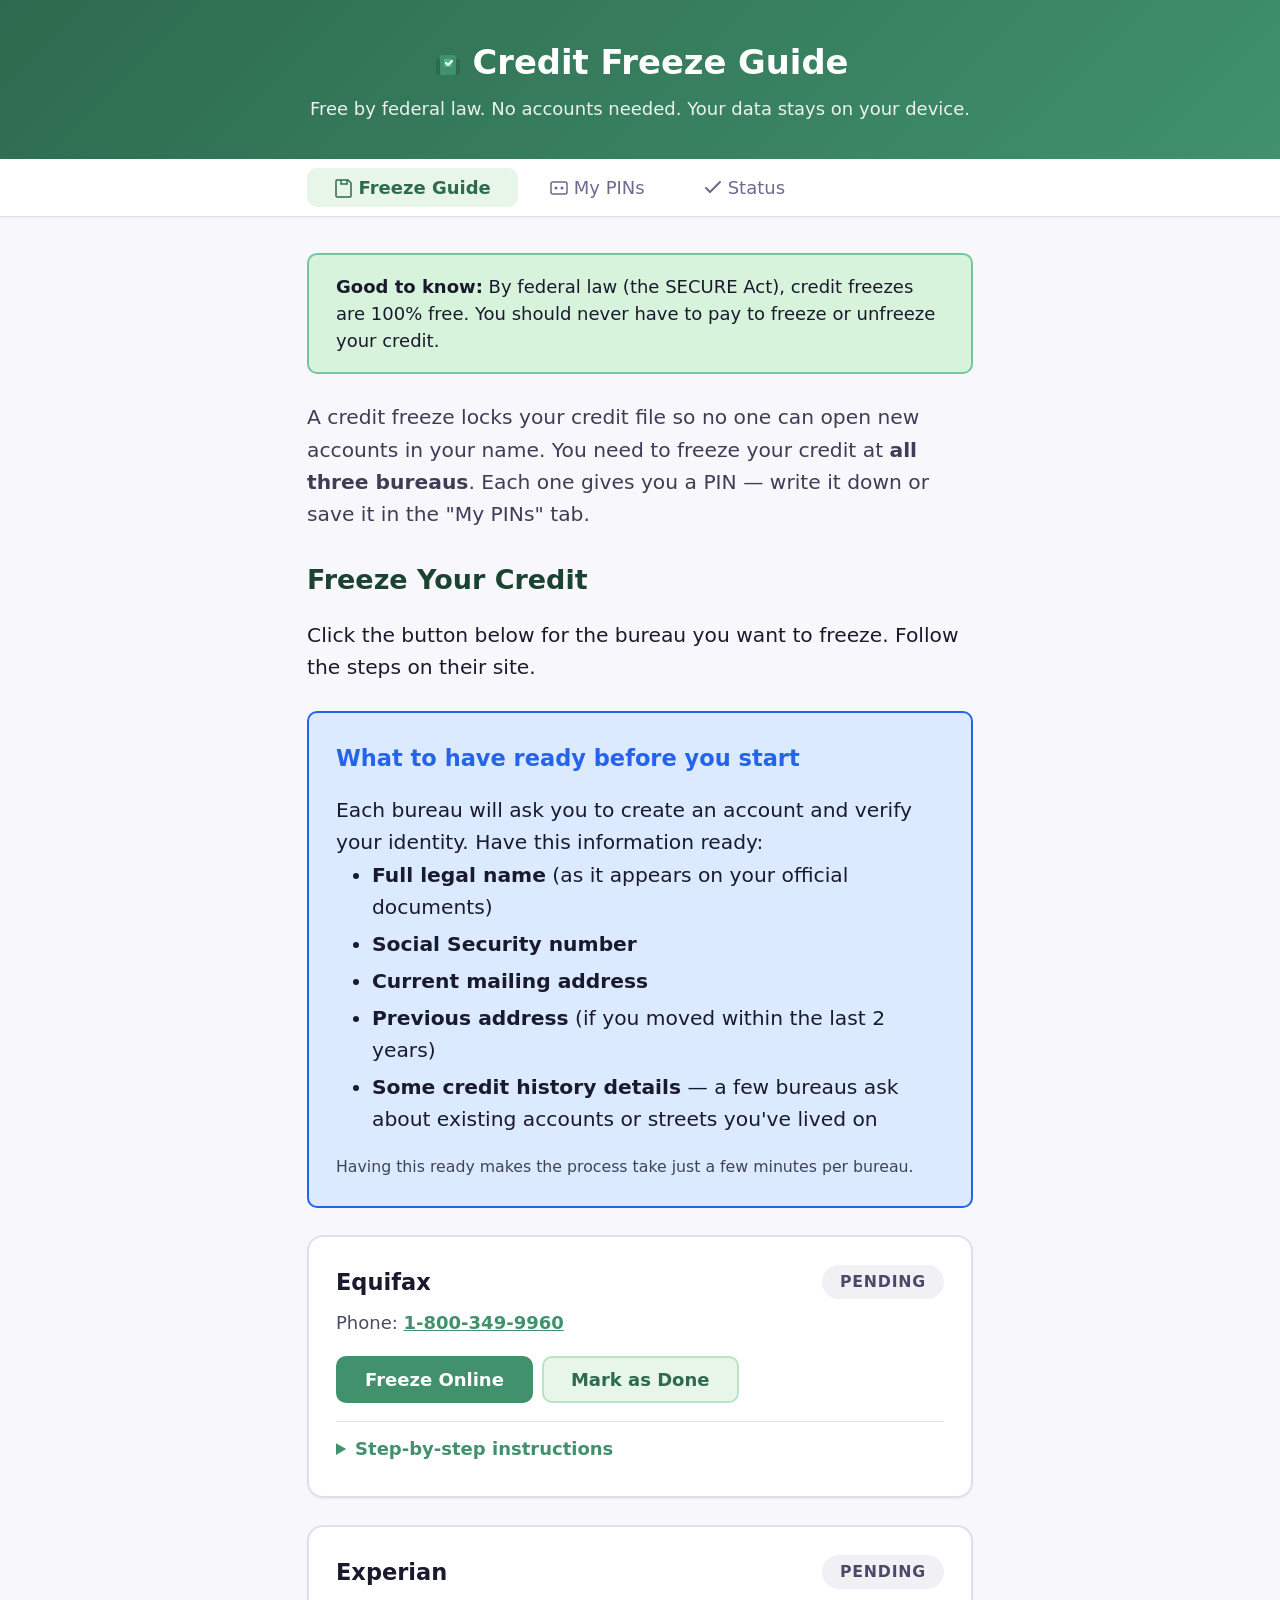
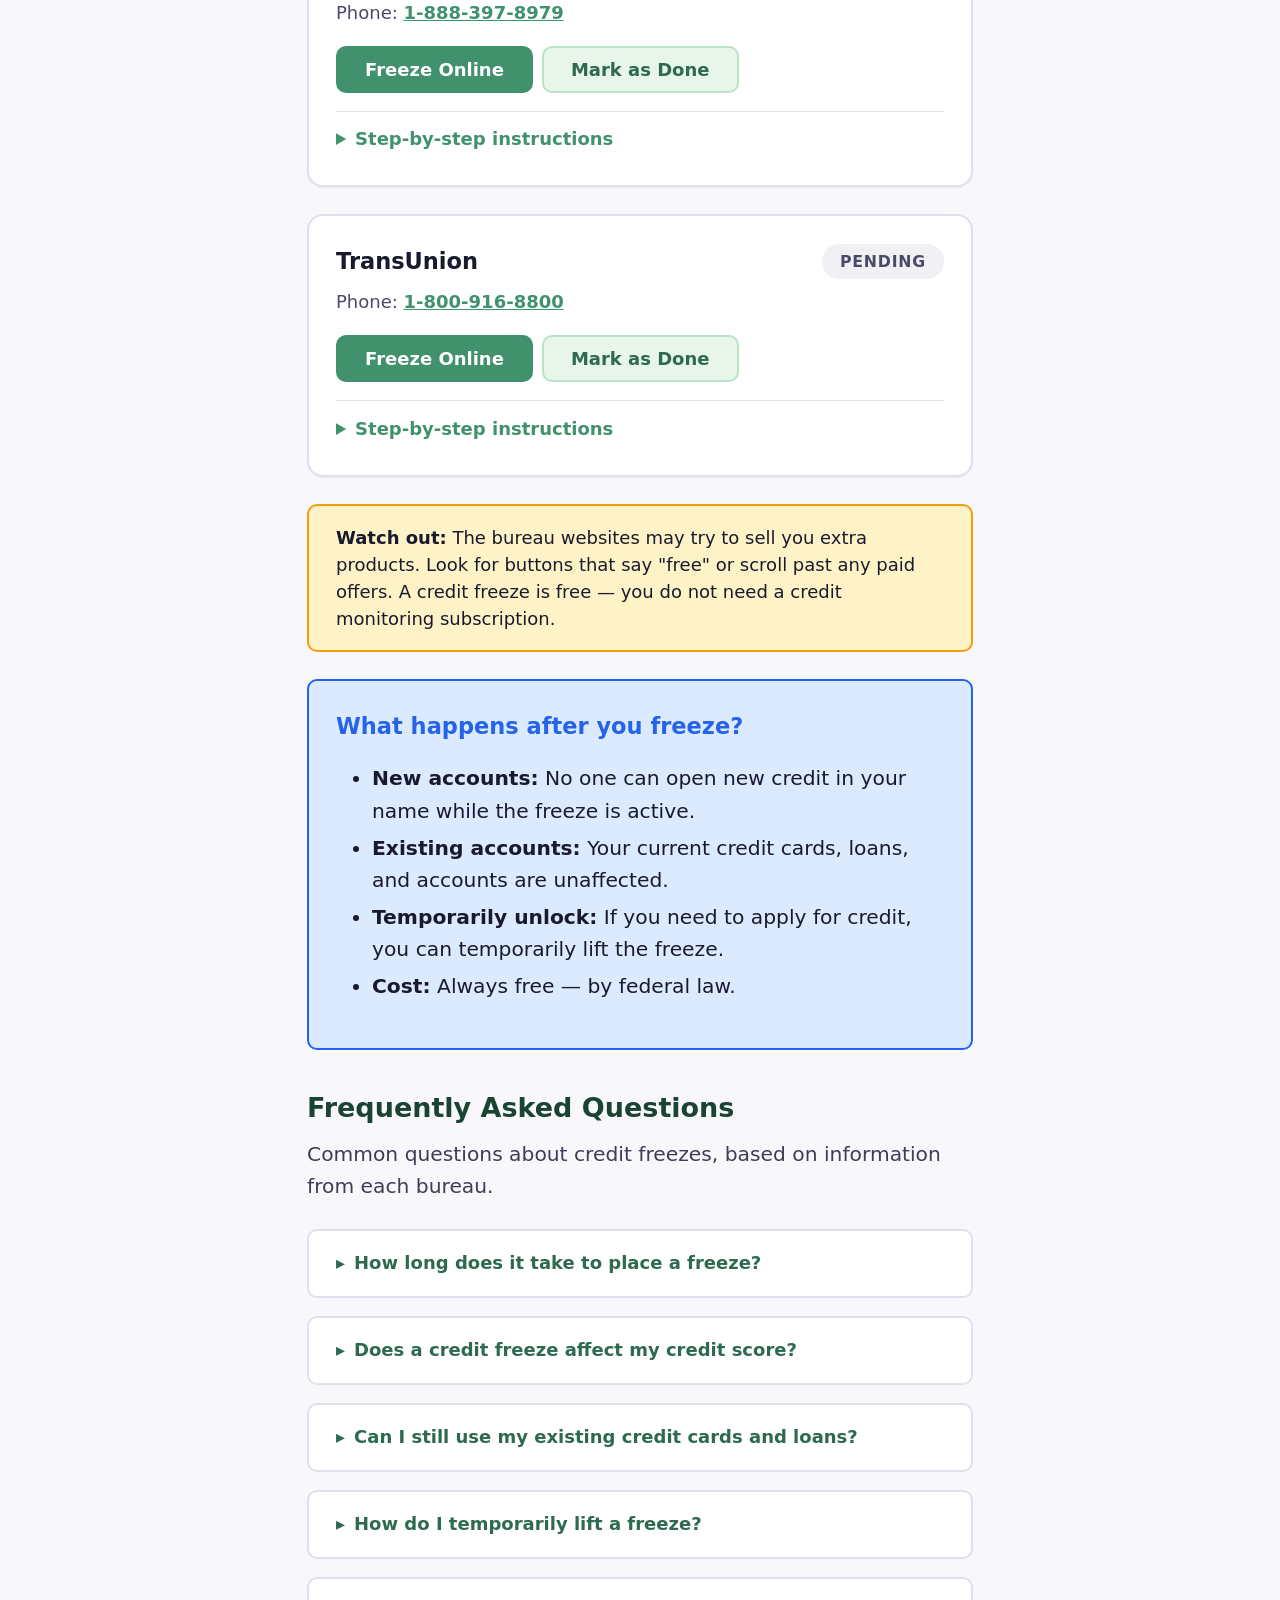
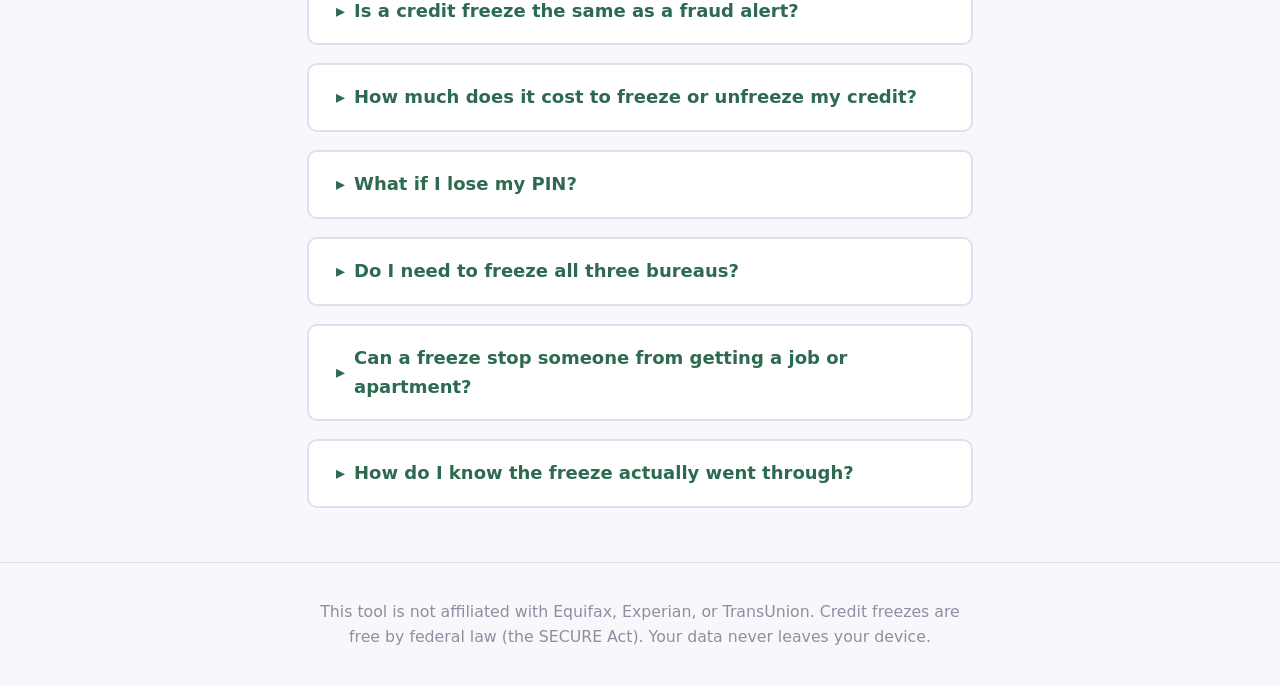
<file: index.html>
<!DOCTYPE html>
<html lang="en">
<head>
  <meta charset="UTF-8">
  <meta name="viewport" content="width=device-width, initial-scale=1.0">
  <title>Credit Freeze Guide — Freeze All Three Bureaus for Free</title>
  <meta name="description" content="Step-by-step guide to freezing your credit at Equifax, Experian, and TransUnion. Free by federal law. No accounts, no tracking, no paid upsells.">
  <link rel="manifest" href="manifest.json">
  <link rel="icon" href="favicon.svg" type="image/svg+xml">
  <meta name="theme-color" content="#2D6A4F">
  <meta name="apple-mobile-web-app-capable" content="yes">
  <meta name="apple-mobile-web-app-status-bar-style" content="default">
  <meta name="apple-mobile-web-app-title" content="Freeze Guide">
  <link rel="stylesheet" href="css/styles.css">
</head>
<body>
  <div id="app">
    <!-- Header -->
    <header>
      <div class="container">
        <h1 class="app-title">
          <svg class="app-icon" width="32" height="32" viewBox="0 0 32 32" fill="none" aria-hidden="true">
            <rect x="4" y="12" width="24" height="16" rx="2" fill="#2D6A4F"/>
            <rect x="8" y="8" width="16" height="20" rx="2" fill="#40916C"/>
            <rect x="12" y="12" width="8" height="8" rx="1" fill="#52B788"/>
            <path d="M14 16l2 2 4-4" stroke="white" stroke-width="2" stroke-linecap="round" stroke-linejoin="round"/>
          </svg>
          Credit Freeze Guide
        </h1>
        <p class="app-subtitle">Free by federal law. No accounts needed. Your data stays on your device.</p>
      </div>
    </header>

    <!-- Navigation -->
    <nav class="main-nav" aria-label="Main navigation">
      <div class="container">
        <button class="nav-tab active" data-tab="guide" aria-selected="true">
          <svg width="20" height="20" viewBox="0 0 20 20" fill="none" aria-hidden="true">
            <path d="M3 2h11l3 3v13a1 1 0 01-1 1H3a1 1 0 01-1-1V3a1 1 0 011-1z" stroke="currentColor" stroke-width="1.5"/>
            <path d="M7 2v4h6V2" stroke="currentColor" stroke-width="1.5"/>
          </svg>
          Freeze Guide
        </button>
        <button class="nav-tab" data-tab="pins" aria-selected="false">
          <svg width="20" height="20" viewBox="0 0 20 20" fill="none" aria-hidden="true">
            <rect x="2" y="4" width="16" height="12" rx="2" stroke="currentColor" stroke-width="1.5"/>
            <circle cx="7" cy="10" r="1.5" fill="currentColor"/>
            <circle cx="13" cy="10" r="1.5" fill="currentColor"/>
          </svg>
          My PINs
        </button>
        <button class="nav-tab" data-tab="dashboard" aria-selected="false">
          <svg width="20" height="20" viewBox="0 0 20 20" fill="none" aria-hidden="true">
            <path d="M3 10l4 4L17 4" stroke="currentColor" stroke-width="2" stroke-linecap="round" stroke-linejoin="round"/>
          </svg>
          Status
        </button>
      </div>
    </nav>

    <!-- Main Content -->
    <main class="container">

      <!-- GUIDE TAB -->
      <section id="tab-guide" class="tab-content active">
        <div class="alert-box">
          <strong>Good to know:</strong> By federal law (the SECURE Act), credit freezes are 100% free. You should never have to pay to freeze or unfreeze your credit.
        </div>

        <p class="intro-text">
          A credit freeze locks your credit file so no one can open new accounts in your name. 
          You need to freeze your credit at <strong>all three bureaus</strong>. Each one gives you a PIN — 
          write it down or save it in the "My PINs" tab.
        </p>

        <h2>Freeze Your Credit</h2>
        <p>Click the button below for the bureau you want to freeze. Follow the steps on their site.</p>

        <!-- What to Have Ready -->
        <div class="info-box">
          <h3>What to have ready before you start</h3>
          <p>Each bureau will ask you to create an account and verify your identity. Have this information ready:</p>
          <ul>
            <li><strong>Full legal name</strong> (as it appears on your official documents)</li>
            <li><strong>Social Security number</strong></li>
            <li><strong>Current mailing address</strong></li>
            <li><strong>Previous address</strong> (if you moved within the last 2 years)</li>
            <li><strong>Some credit history details</strong> — a few bureaus ask about existing accounts or streets you've lived on</li>
          </ul>
          <p class="small-text">Having this ready makes the process take just a few minutes per bureau.</p>
        </div>

        <!-- Bureau Cards -->
        <div class="bureau-cards">
          <!-- Equifax -->
          <article class="bureau-card" data-bureau="equifax">
            <div class="bureau-card-header">
              <h3>Equifax</h3>
              <span class="bureau-status status-pending" data-status="equifax">Pending</span>
            </div>
            <p class="bureau-phone">Phone: <a href="tel:1-800-349-9960">1-800-349-9960</a></p>
            <div class="bureau-actions">
              <a href="https://www.equifax.com/personal/credit-report-services/credit-freeze/" 
                 target="_blank" 
                 rel="noopener noreferrer"
                 class="btn btn-primary">
                Freeze Online
              </a>
              <button class="btn btn-secondary mark-complete" data-bureau="equifax">
                Mark as Done
              </button>
            </div>
            <details class="bureau-details">
              <summary>Step-by-step instructions</summary>
              <ol class="steps">
                <li>Go to Equifax's Security Freeze page</li>
                <li>Click "Place a Freeze"</li>
                <li>Create an account or sign in</li>
                <li>Verify your identity (you'll need personal info)</li>
                <li>Complete the freeze — it takes only a minute online</li>
                <li><strong>Save your PIN</strong> — you'll need it to unfreeze later</li>
              </ol>
            </details>
          </article>

          <!-- Experian -->
          <article class="bureau-card" data-bureau="experian">
            <div class="bureau-card-header">
              <h3>Experian</h3>
              <span class="bureau-status status-pending" data-status="experian">Pending</span>
            </div>
            <p class="bureau-phone">Phone: <a href="tel:1-888-397-8979">1-888-397-8979</a></p>
            <div class="bureau-actions">
              <a href="https://www.experian.com/freeze/center.html" 
                 target="_blank" 
                 rel="noopener noreferrer"
                 class="btn btn-primary">
                Freeze Online
              </a>
              <button class="btn btn-secondary mark-complete" data-bureau="experian">
                Mark as Done
              </button>
            </div>
            <details class="bureau-details">
              <summary>Step-by-step instructions</summary>
              <ol class="steps">
                <li>Go to Experian's Freeze Center</li>
                <li>Click "Freeze My Credit"</li>
                <li>Create an account or sign in</li>
                <li>Answer identity verification questions</li>
                <li>Complete the freeze</li>
                <li><strong>Save your PIN</strong> — you'll need it to unfreeze later</li>
              </ol>
            </details>
          </article>

          <!-- TransUnion -->
          <article class="bureau-card" data-bureau="transunion">
            <div class="bureau-card-header">
              <h3>TransUnion</h3>
              <span class="bureau-status status-pending" data-status="transunion">Pending</span>
            </div>
            <p class="bureau-phone">Phone: <a href="tel:1-800-916-8800">1-800-916-8800</a></p>
            <div class="bureau-actions">
              <a href="https://www.transunion.com/credit-freeze" 
                 target="_blank" 
                 rel="noopener noreferrer"
                 class="btn btn-primary">
                Freeze Online
              </a>
              <button class="btn btn-secondary mark-complete" data-bureau="transunion">
                Mark as Done
              </button>
            </div>
            <details class="bureau-details">
              <summary>Step-by-step instructions</summary>
              <ol class="steps">
                <li>Go to TransUnion's Credit Freeze page</li>
                <li>Click "Freeze My Credit"</li>
                <li>Create an account or sign in</li>
                <li>Verify your identity with personal information</li>
                <li>Complete the freeze — it takes effect right away online</li>
                <li><strong>Save your PIN</strong> — you'll need it to unfreeze later</li>
              </ol>
            </details>
          </article>
        </div>

        <!-- Important Warnings -->
        <div class="warning-box">
          <strong>Watch out:</strong> The bureau websites may try to sell you extra products. 
          Look for buttons that say "free" or scroll past any paid offers. 
          A credit freeze is free — you do not need a credit monitoring subscription.
        </div>

        <!-- What to expect -->
        <div class="info-box">
          <h3>What happens after you freeze?</h3>
          <ul>
            <li><strong>New accounts:</strong> No one can open new credit in your name while the freeze is active.</li>
            <li><strong>Existing accounts:</strong> Your current credit cards, loans, and accounts are unaffected.</li>
            <li><strong>Temporarily unlock:</strong> If you need to apply for credit, you can temporarily lift the freeze.</li>
            <li><strong>Cost:</strong> Always free — by federal law.</li>
          </ul>
        </div>

        <!-- FAQ -->
        <div class="faq-section">
          <h2>Frequently Asked Questions</h2>
          <p class="intro-text">Common questions about credit freezes, based on information from each bureau.</p>

          <details class="faq-item">
            <summary>How long does it take to place a freeze?</summary>
            <p><strong>Online:</strong> Usually just a few minutes — the freeze takes effect immediately. <strong>By phone:</strong> Up to 1 hour. <strong>By mail:</strong> Up to 3 business days after they receive your request.</p>
          </details>

          <details class="faq-item">
            <summary>Does a credit freeze affect my credit score?</summary>
            <p>No. A credit freeze has <strong>zero impact</strong> on your credit score. You can freeze and unfreeze as often as you like.</p>
          </details>

          <details class="faq-item">
            <summary>Can I still use my existing credit cards and loans?</summary>
            <p>Yes. A freeze only stops <strong>new accounts</strong> from being opened. Your existing credit cards, mortgages, auto loans, and other accounts continue to work normally. The companies can still take payments and report to bureaus.</p>
          </details>

          <details class="faq-item">
            <summary>How do I temporarily lift a freeze?</summary>
            <p>Sign in to the bureau's website (use the buttons above), look for "Lift a freeze" or "Temporary freeze removal," and enter your PIN. You can choose to lift it for a specific time period (like 1 hour or 1 day) or for a specific company. Most lifts take effect instantly online.</p>
          </details>

          <details class="faq-item">
            <summary>Is a credit freeze the same as a fraud alert?</summary>
            <p>No. A <strong>fraud alert</strong> lasts 1 year (7 years for verified identity theft) and requires companies to verify your identity before granting credit. A <strong>credit freeze</strong> stays in place until you remove it and is stronger — it blocks access to your credit file entirely. A freeze is the better protection.</p>
          </details>

          <details class="faq-item">
            <summary>How much does it cost to freeze or unfreeze my credit?</summary>
            <p><strong>Nothing.</strong> By federal law (the SECURE Act), freezing and unfreezing your credit is always free. If a bureau asks you to pay, something is wrong — ask to speak to a supervisor or contact the Consumer Financial Protection Bureau.</p>
          </details>

          <details class="faq-item">
            <summary>What if I lose my PIN?</summary>
            <p>You can retrieve it by logging into your account on the bureau's website. Each bureau lets you view or reset your PIN after you verify your identity. That's why it's helpful to save it in this app or write it down.</p>
          </details>

          <details class="faq-item">
            <summary>Do I need to freeze all three bureaus?</summary>
            <p>Yes. Each bureau maintains its own separate credit file, and not all lenders report to all three bureaus. To be fully protected, you need to freeze at <strong>all three</strong>: Equifax, Experian, and TransUnion.</p>
          </details>

          <details class="faq-item">
            <summary>Can a freeze stop someone from getting a job or apartment?</summary>
            <p>No. A freeze only affects <strong>new credit applications</strong>. Background checks for employment, renting an apartment (in most cases), and other non-credit inquiries are not blocked. If someone does need to check your credit, you can temporarily lift the freeze for them.</p>
          </details>

          <details class="faq-item">
            <summary>How do I know the freeze actually went through?</summary>
            <p>Each bureau sends a confirmation (usually by email or on-screen) with your PIN and a confirmation number after you freeze. Save that confirmation. You can also call the bureau to verify the freeze is active.</p>
          </details>
        </div>
      </section>

      <!-- PINS TAB -->
      <section id="tab-pins" class="tab-content">
        <h2>My PINs</h2>
        <p class="intro-text">Each credit bureau gives you a personal PIN when you freeze your credit. Keep these somewhere safe — you'll need them to unfreeze later.</p>

        <div class="pin-cards">
          <article class="pin-card" data-bureau="equifax">
            <div class="pin-card-header">
              <h3>Equifax PIN</h3>
              <span class="pin-status" data-pin-status="equifax">Not saved</span>
            </div>
            <div class="pin-display" id="pin-equifax">
              <span class="pin-masked">••••••••</span>
              <button class="pin-toggle" data-pin="equifax" aria-label="Show Equifax PIN">Show</button>
              <button class="pin-copy" data-pin="equifax" aria-label="Copy Equifax PIN">Copy</button>
            </div>
            <div class="pin-input-group">
              <label for="pin-input-equifax">Save your PIN:</label>
              <input type="password" 
                     id="pin-input-equifax" 
                     class="pin-input" 
                     placeholder="Enter your Equifax PIN"
                     maxlength="20"
                     autocomplete="new-password"
                     spellcheck="false">
              <button class="btn btn-primary btn-save-pin" data-bureau="equifax">Save PIN</button>
              <button class="btn btn-sm btn-outline pin-delete" data-bureau="equifax" hidden>Delete</button>
              <p class="small-text">Tip: You can also paste your PIN from a password manager or write it down on paper.</p>
            </div>
          </article>

          <article class="pin-card" data-bureau="experian">
            <div class="pin-card-header">
              <h3>Experian PIN</h3>
              <span class="pin-status" data-pin-status="experian">Not saved</span>
            </div>
            <div class="pin-display" id="pin-experian">
              <span class="pin-masked">••••••••</span>
              <button class="pin-toggle" data-pin="experian" aria-label="Show Experian PIN">Show</button>
              <button class="pin-copy" data-pin="experian" aria-label="Copy Experian PIN">Copy</button>
            </div>
            <div class="pin-input-group">
              <label for="pin-input-experian">Save your PIN:</label>
              <input type="password" 
                     id="pin-input-experian" 
                     class="pin-input" 
                     placeholder="Enter your Experian PIN"
                     maxlength="20"
                     autocomplete="new-password"
                     spellcheck="false">
              <button class="btn btn-primary btn-save-pin" data-bureau="experian">Save PIN</button>
              <button class="btn btn-sm btn-outline pin-delete" data-bureau="experian" hidden>Delete</button>
              <p class="small-text">Tip: You can also paste your PIN from a password manager or write it down on paper.</p>
            </div>
          </article>

          <article class="pin-card" data-bureau="transunion">
            <div class="pin-card-header">
              <h3>TransUnion PIN</h3>
              <span class="pin-status" data-pin-status="transunion">Not saved</span>
            </div>
            <div class="pin-display" id="pin-transunion">
              <span class="pin-masked">••••••••</span>
              <button class="pin-toggle" data-pin="transunion" aria-label="Show TransUnion PIN">Show</button>
              <button class="pin-copy" data-pin="transunion" aria-label="Copy TransUnion PIN">Copy</button>
            </div>
            <div class="pin-input-group">
              <label for="pin-input-transunion">Save your PIN:</label>
              <input type="password" 
                     id="pin-input-transunion" 
                     class="pin-input" 
                     placeholder="Enter your TransUnion PIN"
                     maxlength="20"
                     autocomplete="new-password"
                     spellcheck="false">
              <button class="btn btn-primary btn-save-pin" data-bureau="transunion">Save PIN</button>
              <button class="btn btn-sm btn-outline pin-delete" data-bureau="transunion" hidden>Delete</button>
              <p class="small-text">Tip: You can also paste your PIN from a password manager or write it down on paper.</p>
            </div>
          </article>
        </div>

        <div class="warning-box">
          <strong>Security note:</strong> Your PINs are stored on this device only. They are encrypted and never sent anywhere. 
          If you clear your browser data, you may lose your saved PINs.
        </div>
      </section>

      <!-- DASHBOARD TAB -->
      <section id="tab-dashboard" class="tab-content">
        <h2>Your Freeze Status</h2>
        <p class="intro-text">Track which bureaus you've completed and manage your saved PINs all in one place.</p>

        <div class="status-overview">
          <div class="progress-ring-container">
            <svg class="progress-ring" width="140" height="140" viewBox="0 0 140 140">
              <circle class="progress-ring-bg" cx="70" cy="70" r="58" fill="none" stroke="#E8F5E9" stroke-width="12"/>
              <circle class="progress-ring-fill" cx="70" cy="70" r="58" fill="none" stroke="#2D6A4F" stroke-width="12"
                      stroke-dasharray="364.42" stroke-dashoffset="364.42" stroke-linecap="round" transform="rotate(-90 70 70)"/>
            </svg>
            <span class="progress-text" id="progress-text">0 of 3</span>
          </div>
          <p class="progress-label" id="progress-label">Start by freezing your credit at each bureau</p>
        </div>

        <div class="status-list">
          <div class="status-item" data-bureau="equifax">
            <div class="status-check">
              <svg class="status-icon" width="24" height="24" viewBox="0 0 24 24" fill="none">
                <circle cx="12" cy="12" r="10" stroke="currentColor" stroke-width="2"/>
                <path class="status-check-path" d="M7 12l3 3 7-7" stroke="currentColor" stroke-width="2" stroke-linecap="round" stroke-linejoin="round" stroke-dasharray="30" stroke-dashoffset="30"/>
              </svg>
            </div>
            <div class="status-info">
              <h3>Equifax</h3>
              <p class="status-detail" data-status-detail="equifax">Not yet frozen</p>
              <p class="status-pin" data-status-pin="equifax" hidden>No PIN saved</p>
            </div>
            <div class="status-actions">
              <a href="https://www.equifax.com/personal/credit-report-services/credit-freeze/" 
                 target="_blank" 
                 rel="noopener noreferrer"
                 class="btn btn-sm">
                Go to Equifax
              </a>
              <button class="btn btn-sm mark-complete" data-bureau="equifax">
                Mark Complete
              </button>
              <button class="btn btn-sm btn-outline mark-pending" data-bureau="equifax" hidden>
                Mark Pending
              </button>
            </div>
          </div>

          <div class="status-item" data-bureau="experian">
            <div class="status-check">
              <svg class="status-icon" width="24" height="24" viewBox="0 0 24 24" fill="none">
                <circle cx="12" cy="12" r="10" stroke="currentColor" stroke-width="2"/>
                <path class="status-check-path" d="M7 12l3 3 7-7" stroke="currentColor" stroke-width="2" stroke-linecap="round" stroke-linejoin="round" stroke-dasharray="30" stroke-dashoffset="30"/>
              </svg>
            </div>
            <div class="status-info">
              <h3>Experian</h3>
              <p class="status-detail" data-status-detail="experian">Not yet frozen</p>
              <p class="status-pin" data-status-pin="experian" hidden>No PIN saved</p>
            </div>
            <div class="status-actions">
              <a href="https://www.experian.com/freeze/center.html" 
                 target="_blank" 
                 rel="noopener noreferrer"
                 class="btn btn-sm">
                Go to Experian
              </a>
              <button class="btn btn-sm mark-complete" data-bureau="experian">
                Mark Complete
              </button>
              <button class="btn btn-sm btn-outline mark-pending" data-bureau="experian" hidden>
                Mark Pending
              </button>
            </div>
          </div>

          <div class="status-item" data-bureau="transunion">
            <div class="status-check">
              <svg class="status-icon" width="24" height="24" viewBox="0 0 24 24" fill="none">
                <circle cx="12" cy="12" r="10" stroke="currentColor" stroke-width="2"/>
                <path class="status-check-path" d="M7 12l3 3 7-7" stroke="currentColor" stroke-width="2" stroke-linecap="round" stroke-linejoin="round" stroke-dasharray="30" stroke-dashoffset="30"/>
              </svg>
            </div>
            <div class="status-info">
              <h3>TransUnion</h3>
              <p class="status-detail" data-status-detail="transunion">Not yet frozen</p>
              <p class="status-pin" data-status-pin="transunion" hidden>No PIN saved</p>
            </div>
            <div class="status-actions">
              <a href="https://www.transunion.com/credit-freeze" 
                 target="_blank" 
                 rel="noopener noreferrer"
                 class="btn btn-sm">
                Go to TransUnion
              </a>
              <button class="btn btn-sm mark-complete" data-bureau="transunion">
                Mark Complete
              </button>
              <button class="btn btn-sm btn-outline mark-pending" data-bureau="transunion" hidden>
                Mark Pending
              </button>
            </div>
          </div>
        </div>

        <div class="complete-message" id="complete-message" hidden>
          <div class="success-box">
            <svg width="48" height="48" viewBox="0 0 48 48" fill="none">
              <circle cx="24" cy="24" r="22" fill="#D8F3A8"/>
              <path d="M14 24l7 7 13-13" stroke="#2D6A4F" stroke-width="4" stroke-linecap="round" stroke-linejoin="round"/>
            </svg>
            <h3>All Done!</h3>
            <p>You've frozen your credit at all three bureaus. Your credit is now locked and protected.</p>
            <p class="small-text">To temporarily unlock your credit (for example, to apply for a loan), 
               visit each bureau's website using the buttons above and follow their temporary lift instructions.</p>
          </div>
        </div>

        <!-- Unfreeze section -->
        <div class="info-box">
          <h3>How to unfreeze temporarily</h3>
          <p>If you need to apply for credit (a loan, apartment, etc.), you can temporarily lift your freeze:</p>
          <ol>
            <li>Sign in to each bureau's website using the buttons above</li>
            <li>Look for "Lift a freeze" or "Temporary freeze removal"</li>
            <li>You'll need your PIN to do this</li>
            <li>Choose how long you need the freeze lifted (you can set a specific date range)</li>
          </ol>
          <p class="small-text">Some people offer a "permanent" freeze removal option. 
             This is permanent — to freeze again, you'd need to contact each bureau. 
             Unless you never want another freeze, choose the temporary option instead.</p>
        </div>
      </section>
    </main>

    <!-- Footer -->
    <footer>
      <div class="container">
        <p>This tool is not affiliated with Equifax, Experian, or TransUnion. 
           Credit freezes are free by federal law (the SECURE Act). 
           Your data never leaves your device.</p>
      </div>
    </footer>
  </div>

  <!-- Toast notification -->
  <div class="toast" id="toast" role="status" aria-live="polite">
    <span class="toast-message" id="toast-message"></span>
  </div>

  <script src="js/encryption.js"></script>
  <script src="js/app.js"></script>
</body>
</html>
</file>
<file: css/styles.css>
/* === FAQ SECTION === */
.faq-section {
  margin-top: var(--space-xl);
}

.faq-section h2 {
  margin-bottom: var(--space-sm);
}

.faq-item {
  background: white;
  border: 2px solid var(--gray-200);
  border-radius: var(--radius-md);
  margin-bottom: var(--space-md);
  overflow: hidden;
  transition: border-color 0.2s ease;
}

.faq-item:hover {
  border-color: var(--green-300);
}

.faq-item summary {
  padding: var(--space-md) var(--space-lg);
  cursor: pointer;
  font-weight: 600;
  font-size: var(--font-size-sm);
  color: var(--green-800);
  list-style: none;
  display: flex;
  align-items: center;
  gap: var(--space-sm);
}

.faq-item summary::-webkit-details-marker {
  display: none;
}

.faq-item summary::before {
  content: '▸';
  display: inline-block;
  transition: transform 0.2s ease;
  flex-shrink: 0;
}

.faq-item[open] summary::before {
  transform: rotate(90deg);
}

.faq-item > p {
  padding: 0 var(--space-lg) var(--space-md);
  margin: 0;
  color: var(--gray-700);
  line-height: 1.6;
}

/* === RESET & BASE === */
*, *::before, *::after {
  box-sizing: border-box;
  margin: 0;
  padding: 0;
}

:root {
  /* Warm healthcare palette */
  --green-900: #1B4332;
  --green-800: #2D6A4F;
  --green-700: #40916C;
  --green-600: #52B788;
  --green-500: #74C69D;
  --green-400: #95D5B2;
  --green-300: #B7E4C7;
  --green-200: #D8F3DC;
  --green-100: #E8F5E9;
  
  /* Neutrals */
  --gray-900: #1A1A2E;
  --gray-700: #3D3D56;
  --gray-600: #4A4A68;
  --gray-500: #6B6B8D;
  --gray-400: #8E8EA0;
  --gray-300: #B8B8CC;
  --gray-200: #E0E0EC;
  --gray-100: #F0F0F5;
  --gray-50: #F8F8FC;
  
  /* Accent */
  --amber-500: #F59E0B;
  --amber-100: #FEF3C7;
  --red-600: #DC2626;
  --red-100: #FEE2E2;
  --blue-600: #2563EB;
  --blue-100: #DBEAFE;
  
  /* Typography */
  --font-sans: 'Segoe UI', system-ui, -apple-system, sans-serif;
  --font-size-xs: 0.875rem;
  --font-size-sm: 1rem;
  --font-size-base: 1.125rem;
  --font-size-lg: 1.25rem;
  --font-size-xl: 1.5rem;
  --font-size-2xl: 1.875rem;
  --font-size-3xl: 2.25rem;
  
  /* Spacing */
  --space-xs: 0.25rem;
  --space-sm: 0.5rem;
  --space-md: 1rem;
  --space-lg: 1.5rem;
  --space-xl: 2rem;
  --space-2xl: 3rem;
  
  /* Borders */
  --radius-sm: 6px;
  --radius-md: 10px;
  --radius-lg: 16px;
  --radius-full: 9999px;
  
  /* Shadows */
  --shadow-sm: 0 1px 2px rgba(0, 0, 0, 0.05);
  --shadow-md: 0 4px 6px rgba(0, 0, 0, 0.07), 0 2px 4px rgba(0, 0, 0, 0.05);
  --shadow-lg: 0 10px 15px rgba(0, 0, 0, 0.08), 0 4px 6px rgba(0, 0, 0, 0.05);
}

html {
  font-size: 18px;
  scroll-behavior: smooth;
}

body {
  font-family: var(--font-sans);
  font-size: var(--font-size-base);
  line-height: 1.6;
  color: var(--gray-900);
  background-color: var(--gray-50);
  min-height: 100vh;
  display: flex;
  flex-direction: column;
}

/* === CONTAINER === */
.container {
  max-width: 720px;
  margin: 0 auto;
  padding: 0 var(--space-lg);
}

/* === HEADER === */
header {
  background: linear-gradient(135deg, var(--green-800) 0%, var(--green-700) 100%);
  color: white;
  padding: var(--space-xl) 0;
  text-align: center;
}

.app-title {
  font-size: var(--font-size-2xl);
  font-weight: 700;
  display: flex;
  align-items: center;
  justify-content: center;
  gap: var(--space-sm);
}

.app-icon {
  flex-shrink: 0;
}

.app-subtitle {
  font-size: var(--font-size-sm);
  opacity: 0.9;
  margin-top: var(--space-xs);
}

/* === NAVIGATION === */
.main-nav {
  background: white;
  border-bottom: 1px solid var(--gray-200);
  position: sticky;
  top: 0;
  z-index: 100;
  box-shadow: var(--shadow-sm);
}

.main-nav .container {
  display: flex;
  gap: var(--space-xs);
  padding-top: var(--space-sm);
  padding-bottom: var(--space-sm);
  overflow-x: auto;
  -webkit-overflow-scrolling: touch;
}

.nav-tab {
  display: flex;
  align-items: center;
  gap: var(--space-xs);
  padding: var(--space-sm) var(--space-lg);
  border: none;
  background: transparent;
  font-family: inherit;
  font-size: var(--font-size-sm);
  font-weight: 500;
  color: var(--gray-500);
  cursor: pointer;
  border-radius: var(--radius-md);
  white-space: nowrap;
  transition: all 0.2s ease;
}

.nav-tab:hover {
  background: var(--green-100);
  color: var(--green-800);
}

.nav-tab.active {
  background: var(--green-100);
  color: var(--green-800);
  font-weight: 600;
}

/* === TAB CONTENT === */
.tab-content {
  display: none;
  padding: var(--space-xl) 0;
  animation: fadeIn 0.3s ease;
}

.tab-content.active {
  display: block;
}

@keyframes fadeIn {
  from { opacity: 0; transform: translateY(8px); }
  to { opacity: 1; transform: translateY(0); }
}

/* === HEADINGS === */
h2 {
  font-size: var(--font-size-xl);
  font-weight: 700;
  color: var(--green-900);
  margin-bottom: var(--space-md);
}

h3 {
  font-size: var(--font-size-base);
  font-weight: 600;
  color: var(--gray-900);
  margin-bottom: var(--space-sm);
}

/* === ALERT BOXES === */
.alert-box {
  background: var(--green-200);
  border: 2px solid var(--green-500);
  border-radius: var(--radius-md);
  padding: var(--space-md) var(--space-lg);
  margin-bottom: var(--space-lg);
  font-size: var(--font-size-sm);
  line-height: 1.5;
}

.warning-box {
  background: var(--amber-100);
  border: 2px solid var(--amber-500);
  border-radius: var(--radius-md);
  padding: var(--space-md) var(--space-lg);
  margin: var(--space-lg) 0;
  font-size: var(--font-size-sm);
  line-height: 1.5;
}

.info-box {
  background: var(--blue-100);
  border: 2px solid var(--blue-600);
  border-radius: var(--radius-md);
  padding: var(--space-lg);
  margin: var(--space-lg) 0;
}

.info-box h3 {
  color: var(--blue-600);
  font-size: var(--font-size-lg);
  margin-bottom: var(--space-md);
}

.info-box ul, .info-box ol {
  padding-left: var(--space-xl);
  margin-bottom: var(--space-md);
}

.info-box li {
  margin-bottom: var(--space-xs);
}

.success-box {
  text-align: center;
  padding: var(--space-xl);
}

.success-box h3 {
  font-size: var(--font-size-xl);
  color: var(--green-800);
  margin-top: var(--space-md);
}

.small-text {
  font-size: var(--font-size-xs);
  opacity: 0.8;
  margin-top: var(--space-sm);
}

/* === INTRO TEXT === */
.intro-text {
  margin-bottom: var(--space-lg);
  color: var(--gray-700);
}

/* === BUREAU CARDS === */
.bureau-cards {
  display: flex;
  flex-direction: column;
  gap: var(--space-lg);
}

.bureau-card {
  background: white;
  border: 2px solid var(--gray-200);
  border-radius: var(--radius-lg);
  padding: var(--space-lg);
  box-shadow: var(--shadow-sm);
  transition: border-color 0.2s ease, box-shadow 0.2s ease;
}

.bureau-card:hover {
  border-color: var(--green-400);
  box-shadow: var(--shadow-md);
}

.bureau-card-header {
  display: flex;
  justify-content: space-between;
  align-items: center;
  margin-bottom: var(--space-sm);
}

.bureau-card-header h3 {
  font-size: var(--font-size-lg);
  margin-bottom: 0;
}

.bureau-status {
  font-size: var(--font-size-xs);
  font-weight: 600;
  padding: var(--space-xs) var(--space-md);
  border-radius: var(--radius-full);
  text-transform: uppercase;
  letter-spacing: 0.05em;
}

.status-pending {
  background: var(--gray-100);
  color: var(--gray-600);
}

.status-complete {
  background: var(--green-200);
  color: var(--green-800);
}

.bureau-phone {
  font-size: var(--font-size-sm);
  color: var(--gray-600);
  margin-bottom: var(--space-md);
}

.bureau-phone a {
  color: var(--green-700);
  font-weight: 600;
}

.bureau-actions {
  display: flex;
  gap: var(--space-sm);
  flex-wrap: wrap;
}

/* === BUTTONS === */
.btn {
  display: inline-flex;
  align-items: center;
  justify-content: center;
  gap: var(--space-xs);
  padding: var(--space-sm) var(--space-lg);
  font-family: inherit;
  font-size: var(--font-size-sm);
  font-weight: 600;
  border-radius: var(--radius-md);
  border: 2px solid transparent;
  cursor: pointer;
  text-decoration: none;
  transition: all 0.2s ease;
  white-space: nowrap;
  line-height: 1.4;
}

.btn-primary {
  background: var(--green-700);
  color: white;
  border-color: var(--green-700);
}

.btn-primary:hover {
  background: var(--green-800);
  border-color: var(--green-800);
}

.btn-secondary {
  background: var(--green-100);
  color: var(--green-800);
  border-color: var(--green-300);
}

.btn-secondary:hover {
  background: var(--green-200);
}

.btn-sm {
  padding: var(--space-xs) var(--space-md);
  font-size: var(--font-size-xs);
}

.btn-outline {
  background: transparent;
  color: var(--gray-600);
  border-color: var(--gray-300);
}

.btn-outline:hover {
  background: var(--gray-100);
}

/* === STEPS === */
.bureau-details {
  margin-top: var(--space-md);
  border-top: 1px solid var(--gray-200);
  padding-top: var(--space-sm);
}

.bureau-details summary {
  cursor: pointer;
  color: var(--green-700);
  font-weight: 600;
  font-size: var(--font-size-sm);
  padding: var(--space-xs) 0;
}

.steps {
  padding-left: var(--space-lg);
  margin-top: var(--space-sm);
}

.steps li {
  margin-bottom: var(--space-xs);
  line-height: 1.5;
}

/* === PIN CARDS === */
.pin-cards {
  display: flex;
  flex-direction: column;
  gap: var(--space-lg);
}

.pin-card {
  background: white;
  border: 2px solid var(--gray-200);
  border-radius: var(--radius-lg);
  padding: var(--space-lg);
  box-shadow: var(--shadow-sm);
}

.pin-card-header {
  display: flex;
  justify-content: space-between;
  align-items: center;
  margin-bottom: var(--space-sm);
}

.pin-card-header h3 {
  margin-bottom: 0;
}

.pin-status {
  font-size: var(--font-size-xs);
  font-weight: 500;
  color: var(--gray-500);
}

.pin-display {
  display: flex;
  align-items: center;
  gap: var(--space-sm);
  padding: var(--space-md);
  background: var(--gray-50);
  border-radius: var(--radius-md);
  margin-bottom: var(--space-md);
  border: 1px solid var(--gray-200);
}

.pin-masked {
  font-family: 'Courier New', monospace;
  font-size: var(--font-size-lg);
  font-weight: 700;
  letter-spacing: 0.1em;
  flex: 1;
}

.pin-toggle, .pin-copy {
  padding: var(--space-xs) var(--space-sm);
  font-size: var(--font-size-xs);
  border: 1px solid var(--gray-300);
  background: white;
  border-radius: var(--radius-sm);
  cursor: pointer;
  font-family: inherit;
  color: var(--gray-600);
  transition: all 0.2s ease;
}

.pin-toggle:hover, .pin-copy:hover {
  background: var(--green-100);
  color: var(--green-800);
  border-color: var(--green-400);
}

.pin-input-group {
  display: flex;
  flex-direction: column;
  gap: var(--space-sm);
}

.pin-input-group label {
  font-size: var(--font-size-sm);
  font-weight: 500;
  color: var(--gray-700);
}

.pin-input {
  padding: var(--space-sm) var(--space-md);
  font-family: 'Courier New', monospace;
  font-size: var(--font-size-lg);
  letter-spacing: 0.1em;
  border: 2px solid var(--gray-200);
  border-radius: var(--radius-md);
  background: var(--gray-50);
  transition: border-color 0.2s ease;
}

.pin-input:focus {
  outline: none;
  border-color: var(--green-500);
  background: white;
}

.btn-save-pin {
  align-self: flex-start;
}

/* === DASHBOARD === */
.status-overview {
  text-align: center;
  margin-bottom: var(--space-xl);
}

.progress-ring-container {
  position: relative;
  display: inline-block;
  margin-bottom: var(--space-md);
}

.progress-ring {
  transform: rotate(0deg);
}

.progress-ring-bg {
  stroke: var(--green-100);
}

.progress-ring-fill {
  transition: stroke-dashoffset 0.6s ease;
}

.progress-text {
  position: absolute;
  top: 50%;
  left: 50%;
  transform: translate(-50%, -50%);
  font-size: var(--font-size-xl);
  font-weight: 700;
  color: var(--green-800);
}

.progress-label {
  font-size: var(--font-size-sm);
  color: var(--gray-500);
}

.status-list {
  display: flex;
  flex-direction: column;
  gap: var(--space-md);
}

.status-item {
  display: flex;
  align-items: center;
  gap: var(--space-md);
  background: white;
  border: 2px solid var(--gray-200);
  border-radius: var(--radius-lg);
  padding: var(--space-md) var(--space-lg);
  transition: all 0.3s ease;
}

.status-item.complete {
  border-color: var(--green-400);
  background: var(--green-100);
}

.status-check {
  flex-shrink: 0;
}

.status-icon {
  color: var(--gray-300);
}

.status-item.complete .status-icon {
  color: var(--green-600);
}

.status-item.complete .status-check-path {
  stroke-dashoffset: 0;
}

.status-info {
  flex: 1;
  min-width: 0;
}

.status-info h3 {
  font-size: var(--font-size-base);
  margin-bottom: var(--space-xs);
}

.status-detail {
  font-size: var(--font-size-sm);
  color: var(--gray-500);
}

.status-item.complete .status-detail {
  color: var(--green-700);
  font-weight: 500;
}

.status-pin {
  font-family: 'Courier New', monospace;
  font-size: var(--font-size-xs);
  color: var(--gray-600);
}

.status-actions {
  display: flex;
  gap: var(--space-xs);
  flex-shrink: 0;
}

.complete-message {
  margin-top: var(--space-xl);
}

/* === COMPLETE MESSAGE === */
#complete-message:not([hidden]) {
  display: block;
}

/* === FOOTER === */
footer {
  margin-top: auto;
  padding: var(--space-xl) 0;
  text-align: center;
  font-size: var(--font-size-xs);
  color: var(--gray-400);
  border-top: 1px solid var(--gray-200);
}

/* === TOAST === */
.toast {
  position: fixed;
  bottom: var(--space-lg);
  left: 50%;
  transform: translateX(-50%) translateY(100px);
  background: var(--gray-900);
  color: white;
  padding: var(--space-sm) var(--space-lg);
  border-radius: var(--radius-md);
  font-size: var(--font-size-sm);
  font-weight: 500;
  z-index: 1000;
  opacity: 0;
  transition: all 0.3s ease;
  pointer-events: none;
}

.toast.show {
  transform: translateX(-50%) translateY(0);
  opacity: 1;
}

/* === RESPONSIVE === */
@media (max-width: 600px) {
  html {
    font-size: 16px;
  }
  
  .app-title {
    font-size: var(--font-size-xl);
  }
  
  .nav-tab span.nav-label {
    display: none;
  }
  
  .nav-tab {
    justify-content: center;
    flex: 1;
  }
  
  .status-item {
    flex-wrap: wrap;
  }
  
  .status-actions {
    width: 100%;
    justify-content: center;
    margin-top: var(--space-sm);
  }
  
  .bureau-actions {
    flex-direction: column;
  }
  
  .bureau-actions .btn {
    width: 100%;
  }
}

/* === PRINT === */
@media print {
  header, .main-nav, footer, .toast, .btn, .pin-input-group, .pin-toggle, .pin-copy {
    display: none !important;
  }
  
  .tab-content {
    display: block !important;
  }
  
  body {
    background: white;
  }
}
</file>
